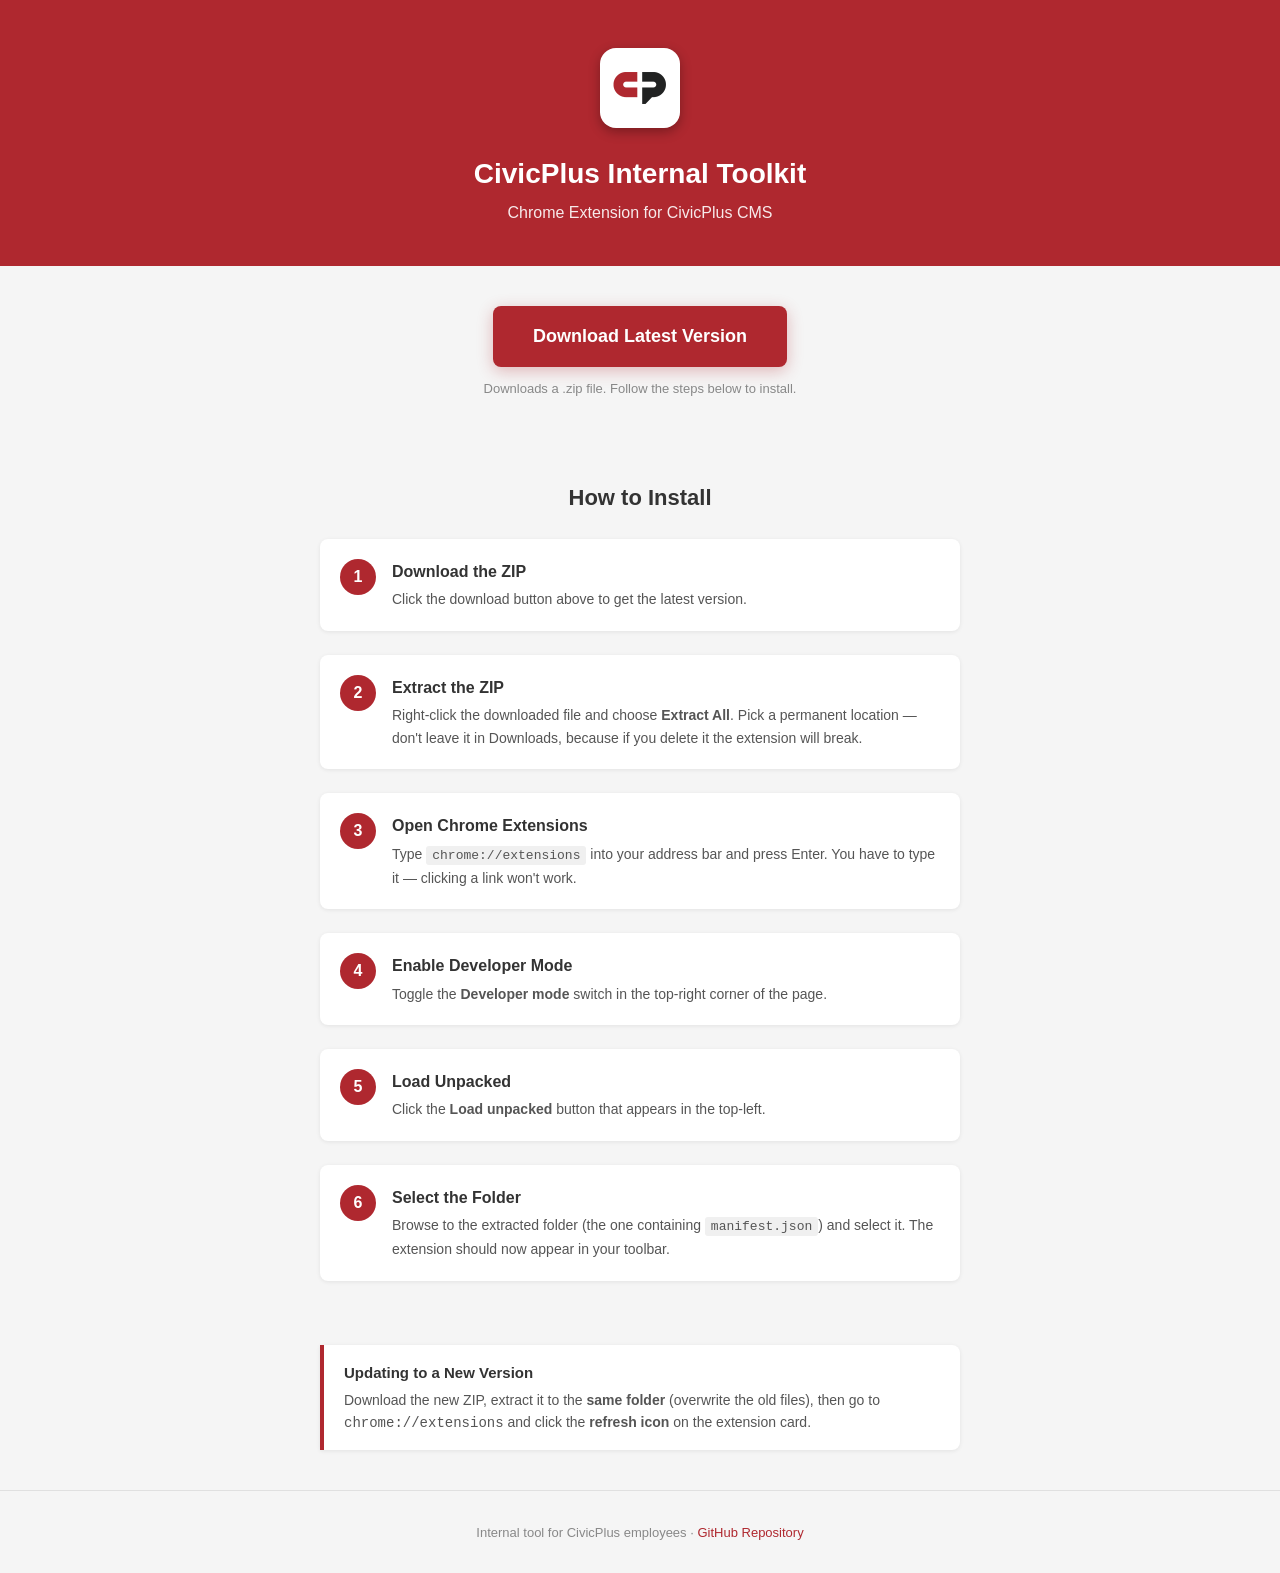
<file: docs/index.html>
<!DOCTYPE html>
<html lang="en">
<head>
  <meta charset="UTF-8">
  <meta name="viewport" content="width=device-width, initial-scale=1.0">
  <title>CivicPlus Internal Toolkit — Chrome Extension</title>
  <style>
    * { margin: 0; padding: 0; box-sizing: border-box; }
    body {
      font-family: -apple-system, BlinkMacSystemFont, 'Segoe UI', Roboto, Helvetica, Arial, sans-serif;
      color: #333;
      background: #f5f5f5;
      line-height: 1.6;
    }

    /* Header */
    .header {
      background: #af282f;
      color: #fff;
      text-align: center;
      padding: 48px 20px 40px;
    }
    .header img {
      width: 80px;
      height: 80px;
      border-radius: 16px;
      margin-bottom: 16px;
      box-shadow: 0 4px 12px rgba(0,0,0,0.3);
      background: #fff;
      padding: 8px;
    }
    .header h1 {
      font-size: 28px;
      font-weight: 700;
      margin-bottom: 4px;
    }
    .header p {
      font-size: 16px;
      opacity: 0.9;
    }
    .version-badge {
      display: inline-block;
      background: rgba(255,255,255,0.2);
      padding: 2px 12px;
      border-radius: 12px;
      font-size: 13px;
      margin-top: 8px;
    }

    /* Main content */
    .container {
      max-width: 720px;
      margin: 0 auto;
      padding: 0 20px;
    }

    /* Download section */
    .download-section {
      text-align: center;
      padding: 40px 20px;
    }
    .download-btn {
      display: inline-block;
      background: #af282f;
      color: #fff;
      text-decoration: none;
      font-size: 18px;
      font-weight: 600;
      padding: 16px 40px;
      border-radius: 8px;
      transition: background 0.2s;
      box-shadow: 0 4px 16px rgba(175,40,47,0.3);
    }
    .download-btn:hover {
      background: #c42f37;
    }
    .download-hint {
      margin-top: 12px;
      font-size: 13px;
      color: #888;
    }

    /* Steps */
    .steps-section {
      padding: 40px 20px;
    }
    .steps-section h2 {
      font-size: 22px;
      font-weight: 700;
      margin-bottom: 24px;
      text-align: center;
    }
    .step {
      display: flex;
      gap: 16px;
      margin-bottom: 24px;
      background: #fff;
      padding: 20px;
      border-radius: 8px;
      box-shadow: 0 1px 4px rgba(0,0,0,0.08);
    }
    .step-number {
      flex-shrink: 0;
      width: 36px;
      height: 36px;
      background: #af282f;
      color: #fff;
      border-radius: 50%;
      display: flex;
      align-items: center;
      justify-content: center;
      font-weight: 700;
      font-size: 16px;
    }
    .step-content h3 {
      font-size: 16px;
      font-weight: 600;
      margin-bottom: 4px;
    }
    .step-content p {
      font-size: 14px;
      color: #555;
    }
    .step-content code {
      background: #f0f0f0;
      padding: 2px 6px;
      border-radius: 3px;
      font-size: 13px;
    }

    /* Update note */
    .update-section {
      padding: 0 20px 40px;
    }
    .update-card {
      background: #fff;
      border-left: 4px solid #af282f;
      padding: 16px 20px;
      border-radius: 0 8px 8px 0;
      box-shadow: 0 1px 4px rgba(0,0,0,0.08);
    }
    .update-card h3 {
      font-size: 15px;
      font-weight: 600;
      margin-bottom: 4px;
    }
    .update-card p {
      font-size: 14px;
      color: #555;
    }

    /* Footer */
    .footer {
      text-align: center;
      padding: 32px 20px;
      font-size: 13px;
      color: #888;
      border-top: 1px solid #e0e0e0;
    }
    .footer a {
      color: #af282f;
      text-decoration: none;
    }
    .footer a:hover {
      text-decoration: underline;
    }
  </style>
</head>
<body>

  <div class="header">
    <img src="icon_128.png" alt="CivicPlus Toolkit Icon">
    <h1>CivicPlus Internal Toolkit</h1>
    <p>Chrome Extension for CivicPlus CMS</p>
    <span class="version-badge" id="version-badge">Loading version...</span>
  </div>

  <div class="container">

    <div class="download-section">
      <a class="download-btn" href="https://github.com/cp-vlasak/cptoolkit/releases/latest/download/mv3-toolkit.zip">
        Download Latest Version
      </a>
      <p class="download-hint">Downloads a .zip file. Follow the steps below to install.</p>
    </div>

    <div class="steps-section">
      <h2>How to Install</h2>

      <div class="step">
        <div class="step-number">1</div>
        <div class="step-content">
          <h3>Download the ZIP</h3>
          <p>Click the download button above to get the latest version.</p>
        </div>
      </div>

      <div class="step">
        <div class="step-number">2</div>
        <div class="step-content">
          <h3>Extract the ZIP</h3>
          <p>Right-click the downloaded file and choose <strong>Extract All</strong>. Pick a permanent location — don't leave it in Downloads, because if you delete it the extension will break.</p>
        </div>
      </div>

      <div class="step">
        <div class="step-number">3</div>
        <div class="step-content">
          <h3>Open Chrome Extensions</h3>
          <p>Type <code>chrome://extensions</code> into your address bar and press Enter. You have to type it — clicking a link won't work.</p>
        </div>
      </div>

      <div class="step">
        <div class="step-number">4</div>
        <div class="step-content">
          <h3>Enable Developer Mode</h3>
          <p>Toggle the <strong>Developer mode</strong> switch in the top-right corner of the page.</p>
        </div>
      </div>

      <div class="step">
        <div class="step-number">5</div>
        <div class="step-content">
          <h3>Load Unpacked</h3>
          <p>Click the <strong>Load unpacked</strong> button that appears in the top-left.</p>
        </div>
      </div>

      <div class="step">
        <div class="step-number">6</div>
        <div class="step-content">
          <h3>Select the Folder</h3>
          <p>Browse to the extracted folder (the one containing <code>manifest.json</code>) and select it. The extension should now appear in your toolbar.</p>
        </div>
      </div>
    </div>

    <div class="update-section">
      <div class="update-card">
        <h3>Updating to a New Version</h3>
        <p>Download the new ZIP, extract it to the <strong>same folder</strong> (overwrite the old files), then go to <code>chrome://extensions</code> and click the <strong>refresh icon</strong> on the extension card.</p>
      </div>
    </div>

  </div>

  <div class="footer">
    <p>Internal tool for CivicPlus employees &middot; <a href="https://github.com/cp-vlasak/cptoolkit">GitHub Repository</a></p>
  </div>

  <script>
    fetch('https://api.github.com/repos/cp-vlasak/cptoolkit/releases/latest')
      .then(function(r) { return r.json(); })
      .then(function(release) {
        if (release && release.tag_name) {
          document.getElementById('version-badge').textContent = release.tag_name;
        } else {
          document.getElementById('version-badge').style.display = 'none';
        }
      })
      .catch(function() {
        document.getElementById('version-badge').style.display = 'none';
      });
  </script>

</body>
</html>
</file>
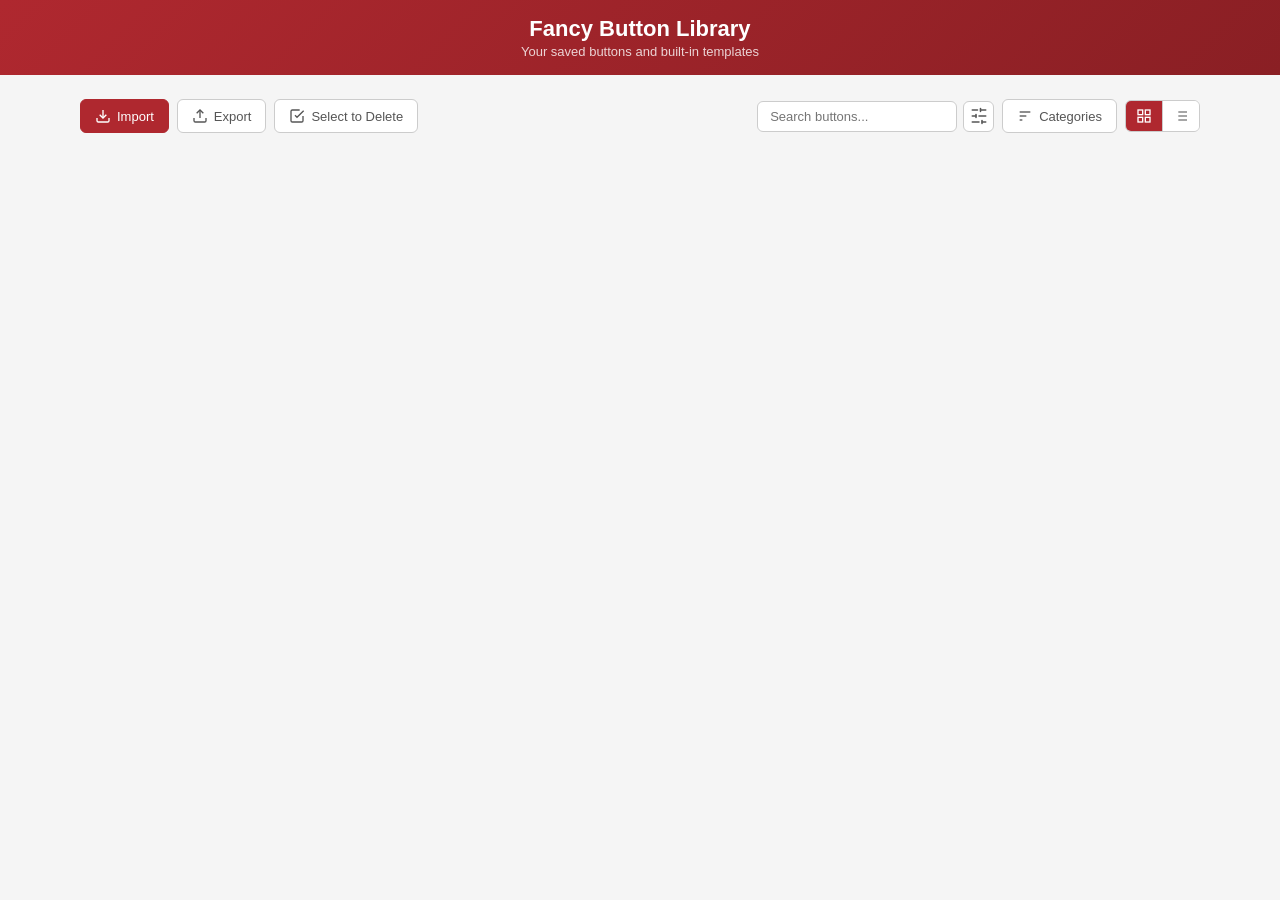
<file: mv3-extension/html/button-library.html>
<!DOCTYPE html>
<html>
<head>
  <meta charset="utf-8">
  <title>CivicPlus Internal Toolkit - Fancy Button Library</title>
  <link rel="stylesheet" type="text/css" href="../css/button-library.css" />
</head>
<body>
  <div id="top-banner">
    <div id="banner-content">
      <div id="banner-text">
        <h1>Fancy Button Library</h1>
        <p>Your saved buttons and built-in templates</p>
      </div>
    </div>
  </div>

  <div id="page-wrap">
    <div id="buttons-toolbar">
      <div id="toolbar-left">
        <button id="btn-import" class="toolbar-btn primary" title="Import button library from JSON file">
          <svg viewBox="0 0 24 24" fill="none" stroke="currentColor" stroke-width="2" width="16" height="16"><path d="M21 15v4a2 2 0 0 1-2 2H5a2 2 0 0 1-2-2v-4"></path><polyline points="7 10 12 15 17 10"></polyline><line x1="12" y1="15" x2="12" y2="3"></line></svg>
          Import
        </button>
        <button id="btn-export" class="toolbar-btn" title="Export saved buttons to JSON file">
          <svg viewBox="0 0 24 24" fill="none" stroke="currentColor" stroke-width="2" width="16" height="16"><path d="M21 15v4a2 2 0 0 1-2 2H5a2 2 0 0 1-2-2v-4"></path><polyline points="17 8 12 3 7 8"></polyline><line x1="12" y1="3" x2="12" y2="15"></line></svg>
          Export
        </button>
        <button id="btn-select" class="toolbar-btn" title="Pick several saved buttons and delete them at once">
          <svg viewBox="0 0 24 24" fill="none" stroke="currentColor" stroke-width="2" width="16" height="16"><polyline points="9 11 12 14 22 4"></polyline><path d="M21 12v7a2 2 0 0 1-2 2H5a2 2 0 0 1-2-2V5a2 2 0 0 1 2-2h11"></path></svg>
          Select to Delete
        </button>
      </div>
      <div id="toolbar-right">
        <div id="button-library-search-wrap">
          <input type="text" id="search-input" placeholder="Search buttons..." />
          <button id="btn-filter-buttons" class="toolbar-btn icon-only" title="Filter buttons">
            <svg viewBox="0 0 24 24" fill="none" stroke="currentColor" stroke-width="2" stroke-linecap="round" stroke-linejoin="round" width="18" height="18"><line x1="21" y1="4" x2="14" y2="4"></line><line x1="10" y1="4" x2="3" y2="4"></line><line x1="21" y1="12" x2="12" y2="12"></line><line x1="8" y1="12" x2="3" y2="12"></line><line x1="21" y1="20" x2="16" y2="20"></line><line x1="12" y1="20" x2="3" y2="20"></line><line x1="14" y1="2" x2="14" y2="6"></line><line x1="8" y1="10" x2="8" y2="14"></line><line x1="16" y1="18" x2="16" y2="22"></line></svg>
          </button>
          <div id="button-library-filter-popover"></div>
        </div>
        <button id="btn-group-category" class="toolbar-btn" title="Group by category">
          <svg viewBox="0 0 24 24" fill="none" stroke="currentColor" stroke-width="2" width="16" height="16"><line x1="4" y1="6" x2="20" y2="6"></line><line x1="4" y1="12" x2="14" y2="12"></line><line x1="4" y1="18" x2="8" y2="18"></line></svg>
          Categories
        </button>
        <div id="view-toggle" title="Switch view">
          <button class="view-btn active" data-view="grid">
            <svg viewBox="0 0 24 24" fill="none" stroke="currentColor" stroke-width="2" width="16" height="16"><rect x="3" y="3" width="7" height="7"></rect><rect x="14" y="3" width="7" height="7"></rect><rect x="3" y="14" width="7" height="7"></rect><rect x="14" y="14" width="7" height="7"></rect></svg>
          </button>
          <button class="view-btn" data-view="list">
            <svg viewBox="0 0 24 24" fill="none" stroke="currentColor" stroke-width="2" width="16" height="16"><line x1="8" y1="6" x2="21" y2="6"></line><line x1="8" y1="12" x2="21" y2="12"></line><line x1="8" y1="18" x2="21" y2="18"></line><line x1="3" y1="6" x2="3.01" y2="6"></line><line x1="3" y1="12" x2="3.01" y2="12"></line><line x1="3" y1="18" x2="3.01" y2="18"></line></svg>
          </button>
        </div>
      </div>
    </div>

    <div id="bulk-bar">
      <span id="bulk-count">0 selected</span>
      <button type="button" id="bulk-all" class="toolbar-btn" title="Select every saved button currently shown (respects search and filters)">Select all shown</button>
      <button type="button" id="bulk-clear" class="toolbar-btn">Clear</button>
      <button type="button" id="bulk-delete" class="toolbar-btn danger" disabled>Delete selected</button>
      <button type="button" id="bulk-done" class="toolbar-btn">Done</button>
    </div>

    <div id="buttons-empty" class="empty-state" style="display:none;">
      <svg viewBox="0 0 24 24" fill="none" stroke="currentColor" stroke-width="1.5" width="48" height="48">
        <rect x="3" y="3" width="18" height="18" rx="2" ry="2"></rect>
        <line x1="9" y1="9" x2="15" y2="9"></line>
      </svg>
      <h3>No Buttons Yet</h3>
      <p>Import buttons from the CMS Graphic Links page, or click "Import" to load a JSON file.</p>
    </div>
    <div id="buttons-grid"></div>
  </div>

  <!-- JSON View Modal -->
  <div id="json-modal-overlay" style="display:none;">
    <div id="json-modal">
      <div id="json-modal-header">
        <h3 id="json-modal-title">Button JSON</h3>
        <button id="json-modal-close">&times;</button>
      </div>
      <div id="json-modal-body">
        <textarea id="json-modal-code" readonly rows="16"></textarea>
      </div>
      <div id="json-modal-footer">
        <button id="json-modal-delete" class="modal-btn delete" style="display:none;">Delete</button>
        <div style="flex:1;"></div>
        <button id="json-modal-cancel" class="modal-btn secondary">Close</button>
        <button id="json-modal-download" class="modal-btn secondary">Download</button>
        <button id="json-modal-copy" class="modal-btn primary">Copy to Clipboard</button>
      </div>
    </div>
  </div>

  <script src="../js/shared/fancy-button-library.js"></script>
  <script src="../js/button-library-page.js"></script>
</body>
</html>
</file>
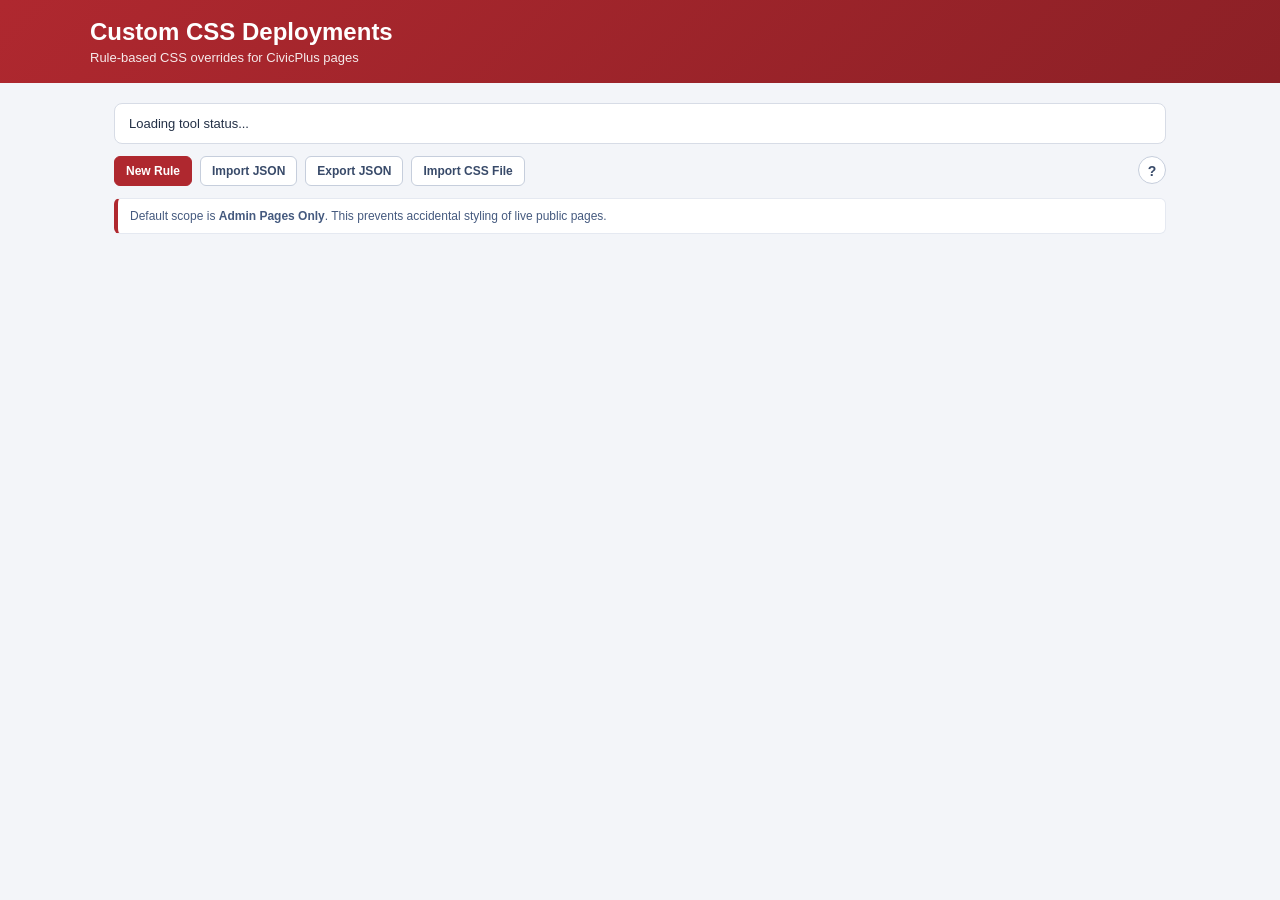
<file: mv3-extension/html/custom-css-deployments.html>
<!DOCTYPE html>
<html>
<head>
  <meta charset="utf-8">
  <title>CivicPlus Toolkit - Custom CSS Deployments</title>
  <link rel="stylesheet" type="text/css" href="../css/custom-css-deployments.css" />
</head>
<body>
  <header class="top-banner">
    <div class="banner-inner">
      <h1>Custom CSS Deployments</h1>
      <p>Rule-based CSS overrides for CivicPlus pages</p>
    </div>
  </header>

  <main class="page-wrap">
    <section class="status-panel" id="tool-status-panel">
      <div class="status-text" id="tool-status-text">Loading tool status...</div>
      <button type="button" class="status-action" id="enable-tool-btn" style="display: none;">Enable Tool</button>
    </section>

    <section class="toolbar">
      <button type="button" class="toolbar-btn primary" id="new-rule-btn">New Rule</button>
      <button type="button" class="toolbar-btn" id="import-json-btn">Import JSON</button>
      <button type="button" class="toolbar-btn" id="export-json-btn">Export JSON</button>
      <button type="button" class="toolbar-btn" id="import-css-btn">Import CSS File</button>
      <button type="button" class="toolbar-btn help" id="help-btn">?</button>
      <input type="file" id="import-json-file" accept=".json,application/json" hidden />
      <input type="file" id="import-css-file" accept=".css,text/css" hidden />
    </section>

    <section class="notice">
      Default scope is <strong>Admin Pages Only</strong>. This prevents accidental styling of live public pages.
    </section>

    <section id="rules-list" class="rules-list"></section>

    <section id="empty-state" class="empty-state" style="display: none;">
      <h2>No Deployment Rules Yet</h2>
      <p>Create your first rule to deploy custom CSS to specific CMS pages.</p>
    </section>
  </main>

  <div class="toast" id="toast" style="display: none;"></div>

  <div class="modal-overlay" id="rule-modal-overlay" style="display: none;">
    <div class="modal">
      <div class="modal-header">
        <h3 id="rule-modal-title">New Deployment Rule</h3>
        <button type="button" class="modal-close" id="rule-modal-close" aria-label="Close">&times;</button>
      </div>

      <div class="modal-body">
        <div class="form-row">
          <label for="rule-name">Rule Name</label>
          <input type="text" id="rule-name" placeholder="Theme Manager polish" />
        </div>

        <div class="form-row inline">
          <label class="checkbox-row">
            <input type="checkbox" id="rule-enabled" checked />
            <span>Rule is enabled</span>
          </label>
        </div>

        <div class="form-grid">
          <div class="form-row">
            <label for="rule-scope">Scope</label>
            <select id="rule-scope">
              <option value="admin-only">Admin Pages Only (Recommended)</option>
              <option value="all-pages">Any Page on This Site</option>
            </select>
          </div>

          <div class="form-row">
            <label for="rule-match-type">Page Match Type</label>
            <select id="rule-match-type">
              <option value="path-prefix">Path Starts With</option>
              <option value="path-exact">Exact Path</option>
              <option value="path-contains">Path Contains</option>
              <option value="url-contains">URL Contains</option>
              <option value="regex-path">Regex on Path</option>
            </select>
          </div>
        </div>

        <div class="form-row">
          <label for="rule-match-value">Match Value</label>
          <input type="text" id="rule-match-value" placeholder="/Admin/DesignCenter/Themes" />
          <p class="hint" id="rule-match-hint">Example: <code>/Admin/DesignCenter/Themes</code></p>
        </div>

        <div class="form-row">
          <label for="rule-css">CSS</label>
          <textarea id="rule-css" rows="14" placeholder=".cpPopOver { border-radius: 10px; }"></textarea>
          <div class="textarea-actions">
            <button type="button" class="toolbar-btn small" id="modal-import-css-btn">Load CSS File</button>
            <input type="file" id="modal-import-css-file" accept=".css,text/css" hidden />
          </div>
        </div>
      </div>

      <div class="modal-footer">
        <button type="button" class="toolbar-btn danger" id="rule-delete-btn" style="display: none;">Delete</button>
        <div class="spacer"></div>
        <button type="button" class="toolbar-btn" id="rule-cancel-btn">Cancel</button>
        <button type="button" class="toolbar-btn primary" id="rule-save-btn">Save Rule</button>
      </div>
    </div>
  </div>

  <div class="modal-overlay" id="help-modal-overlay" style="display: none;">
    <div class="modal help-modal">
      <div class="modal-header">
        <h3>How to Use Custom CSS Deployments</h3>
        <button type="button" class="modal-close" id="help-modal-close" aria-label="Close">&times;</button>
      </div>

      <div class="modal-body">
        <div class="help-section">
          <h4>What is this?</h4>
          <p>Custom CSS Deployments lets you create reusable CSS rules that automatically inject into CivicPlus CMS pages when they load. Use it to tweak admin UI styling, fix layout quirks, or apply consistent visual overrides across pages.</p>
        </div>

        <div class="help-section">
          <h4>Creating a Rule</h4>
          <ol>
            <li>Click <strong>New Rule</strong> and give it a descriptive name.</li>
            <li>Choose a <strong>Scope</strong>:
              <ul>
                <li><strong>Admin Pages Only</strong> (recommended) &mdash; only applies on <code>/Admin/</code> paths. Prevents accidental changes to public-facing pages.</li>
                <li><strong>Any Page on This Site</strong> &mdash; applies everywhere on the domain, including the live site front.</li>
              </ul>
            </li>
            <li>Pick a <strong>Page Match Type</strong> and enter a <strong>Match Value</strong> to target specific pages.</li>
            <li>Write your CSS in the editor (or click <strong>Load CSS File</strong> to import a <code>.css</code> file).</li>
            <li>Click <strong>Save Rule</strong>.</li>
          </ol>
        </div>

        <div class="help-section">
          <h4>Page Match Types</h4>
          <table class="help-table">
            <thead>
              <tr><th>Type</th><th>Behavior</th><th>Example</th></tr>
            </thead>
            <tbody>
              <tr>
                <td>Path Starts With</td>
                <td>Matches if the URL path begins with the value</td>
                <td><code>/Admin/DesignCenter/Themes</code></td>
              </tr>
              <tr>
                <td>Exact Path</td>
                <td>Matches only if the path is exactly the value</td>
                <td><code>/Admin/DesignCenter/Layouts</code></td>
              </tr>
              <tr>
                <td>Path Contains</td>
                <td>Matches if the path includes the value anywhere</td>
                <td><code>/DesignCenter/</code></td>
              </tr>
              <tr>
                <td>URL Contains</td>
                <td>Matches against the full URL (including query string)</td>
                <td><code>themeID=1</code></td>
              </tr>
              <tr>
                <td>Regex on Path</td>
                <td>Matches the path against a regular expression</td>
                <td><code>^/Admin/DesignCenter/(Themes|Layouts)</code></td>
              </tr>
            </tbody>
          </table>
        </div>

        <div class="help-section">
          <h4>Managing Rules</h4>
          <ul>
            <li><strong>Enable/Disable</strong> &mdash; toggle a rule without deleting it. Disabled rules are saved but won't inject CSS.</li>
            <li><strong>Duplicate</strong> &mdash; create a copy of an existing rule to use as a starting point.</li>
            <li><strong>Export/Import JSON</strong> &mdash; share rules with teammates or back them up. You can export individual rules or all rules at once.</li>
            <li><strong>Import CSS File</strong> &mdash; quickly create a new rule from a <code>.css</code> file. You'll be prompted to set the page match before saving.</li>
          </ul>
        </div>

        <div class="help-section">
          <h4>Tips</h4>
          <ul>
            <li>Rules are stored locally in your browser. They are <strong>not</strong> synced to other machines unless you export and import the JSON.</li>
            <li>Multiple rules can match the same page &mdash; all matching CSS is injected in rule-list order.</li>
            <li>If the tool is disabled in the popup toggle, no rules will deploy until it is re-enabled.</li>
            <li>CSS is injected as a <code>&lt;style&gt;</code> tag into the page, so standard CSS specificity applies. Use more specific selectors or <code>!important</code> if your styles aren't taking effect.</li>
          </ul>
        </div>
      </div>

      <div class="modal-footer">
        <div class="spacer"></div>
        <button type="button" class="toolbar-btn primary" id="help-modal-ok-btn">Got It</button>
      </div>
    </div>
  </div>

  <script src="../js/custom-css-deployments-page.js"></script>
</body>
</html>
</file>
<file: mv3-extension/css/button-library.css>
/* Fancy Button Library Page */
* {
  margin: 0;
  padding: 0;
  box-sizing: border-box;
}

body {
  font-family: -apple-system, BlinkMacSystemFont, 'Segoe UI', Roboto, 'Helvetica Neue', Arial, sans-serif;
  background: #f5f5f5;
  color: #333;
  -webkit-font-smoothing: antialiased;
}

/* ==================== BANNER ==================== */
#top-banner {
  background: linear-gradient(135deg, #af282f 0%, #8a1f24 100%);
  padding: 1em;
  display: flex;
  text-align: center;
}

#banner-content {
  max-width: 1200px;
  margin: 0 auto;
  display: flex;
  align-items: center;
  gap: 20px;
}

#banner-logo {
  height: 36px;
  width: auto;
}

#banner-text h1 {
  color: #fff;
  font-size: 22px;
  font-weight: 600;
}

#banner-text p {
  color: rgba(255, 255, 255, 0.8);
  font-size: 13px;
  margin-top: 2px;
}

/* ==================== LAYOUT ==================== */
#page-wrap {
  max-width: 1200px;
  margin: 0 auto;
  padding: 24px 40px 60px;
}

/* ==================== TOOLBAR ==================== */
#buttons-toolbar {
  display: flex;
  align-items: center;
  justify-content: space-between;
  margin-bottom: 20px;
  gap: 12px;
}

#toolbar-left, #toolbar-right {
  display: flex;
  align-items: center;
  gap: 8px;
}

.toolbar-btn {
  display: flex;
  align-items: center;
  gap: 6px;
  padding: 8px 14px;
  border: 1px solid #ccc;
  border-radius: 6px;
  background: #fff;
  font-size: 13px;
  font-weight: 500;
  color: #555;
  cursor: pointer;
  transition: background 0.15s, border-color 0.15s, color 0.15s;
}

.toolbar-btn:hover {
  background: #f5f5f5;
  border-color: #aaa;
}

.toolbar-btn.active {
  background: #fdf2f2;
  border-color: #af282f;
  color: #af282f;
}

.toolbar-btn.primary {
  background: #af282f;
  border-color: #af282f;
  color: #fff;
}

.toolbar-btn.primary:hover {
  background: #c42f37;
  border-color: #c42f37;
}

.toolbar-btn svg {
  flex-shrink: 0;
}

#button-library-search-wrap {
  position: relative;
  display: flex;
  align-items: center;
  gap: 6px;
}

.toolbar-btn.icon-only {
  width: 34px;
  height: 34px;
  padding: 0;
  justify-content: center;
}

#btn-filter-buttons.icon-only {
  width: 31px;
  height: 31px;
}

#search-input {
  padding: 7px 12px;
  border: 1px solid #ccc;
  border-radius: 6px;
  font-size: 13px;
  width: 200px;
  outline: none;
  transition: border-color 0.15s;
}

#search-input:focus {
  border-color: #af282f;
}

#button-library-filter-popover {
  position: absolute;
  top: calc(100% + 8px);
  right: 0;
  width: 260px;
  padding: 12px;
  background: #fff;
  border: 1px solid #ddd;
  border-radius: 8px;
  box-shadow: 0 10px 28px rgba(0, 0, 0, 0.14);
  z-index: 20;
  display: none;
}

#button-library-filter-popover.open {
  display: block;
}

.filter-popover-row {
  display: flex;
  flex-direction: column;
  gap: 4px;
  margin-bottom: 10px;
}

.filter-popover-row label,
.filter-popover-check {
  font-size: 12px;
  font-weight: 600;
  color: #555;
}

.filter-popover-row select,
#button-details-modal select,
#button-details-modal input {
  width: 100%;
  border: 1px solid #ccc;
  border-radius: 6px;
  padding: 8px 10px;
  font-size: 13px;
  background: #fff;
}

.filter-popover-check {
  display: flex;
  align-items: center;
  gap: 8px;
  margin: 4px 0 12px;
}

.filter-popover-check input[type="checkbox"] {
  flex: 0 0 auto;
  width: 16px;
  height: 16px;
  min-width: 16px;
  margin: 0;
  accent-color: #af282f;
}

.filter-popover-actions {
  display: flex;
  justify-content: flex-end;
}

.filter-popover-actions button {
  border: 1px solid #ddd;
  border-radius: 6px;
  background: #f7f7f7;
  padding: 6px 10px;
  color: #555;
  font-size: 12px;
  cursor: pointer;
}

/* View toggle */
#view-toggle {
  display: flex;
  border: 1px solid #ccc;
  border-radius: 6px;
  overflow: hidden;
}

.view-btn {
  padding: 7px 10px;
  border: none;
  background: #fff;
  cursor: pointer;
  color: #888;
  display: flex;
  align-items: center;
  transition: background 0.15s, color 0.15s;
}

.view-btn:first-child {
  border-right: 1px solid #ccc;
}

.view-btn:hover {
  background: #f5f5f5;
  color: #555;
}

.view-btn.active {
  background: #af282f;
  color: #fff;
}

/* ==================== EMPTY STATE ==================== */
.empty-state {
  text-align: center;
  padding: 80px 20px;
  color: #888;
}

.empty-state svg {
  color: #ccc;
  margin-bottom: 16px;
}

.empty-state h3 {
  font-size: 18px;
  font-weight: 600;
  color: #666;
  margin-bottom: 8px;
}

.empty-state p {
  font-size: 14px;
  max-width: 400px;
  margin: 0 auto;
  line-height: 1.5;
}

/* ==================== SECTION HEADERS ==================== */
.section-header {
  display: flex;
  align-items: center;
  gap: 10px;
  margin-bottom: 16px;
  padding-bottom: 8px;
  border-bottom: 1px solid #e0e0e0;
}

.section-header.collapsible {
  width: 100%;
  padding: 10px 12px;
  margin-bottom: 12px;
  border: 1px solid #e0e0e0;
  border-radius: 8px;
  background: #fff;
  cursor: pointer;
  text-align: left;
}

.section-header.collapsible:hover {
  border-color: #cfcfcf;
  background: #fafafa;
}

.section-chevron::before {
  content: "v";
  display: inline-block;
  color: #777;
  font-size: 12px;
  transition: transform 0.15s;
}

.section-group.is-collapsed .section-chevron::before {
  transform: rotate(-90deg);
}

.section-group.is-collapsed .section-cards {
  display: none !important;
}

.section-header h2 {
  font-size: 16px;
  font-weight: 600;
  color: #333;
  margin: 0;
}

.section-count {
  background: #af282f;
  color: #fff;
  font-size: 11px;
  font-weight: 600;
  padding: 2px 8px;
  border-radius: 12px;
}

.section-group {
  margin-bottom: 32px;
}

/* ==================== BUTTON CARD ==================== */
.cp-template-card {
  background: #fff;
  border: 1px solid #e0e0e0;
  border-radius: 8px;
  overflow: hidden;
  transition: border-color 0.2s, box-shadow 0.2s;
  position: relative;
  display: flex;
  flex-direction: column;
  width: 400px;
}

.cp-template-card:hover {
  border-color: #ccc;
  box-shadow: 0 2px 8px rgba(0, 0, 0, 0.06);
}

.cp-template-card-preview {
  padding: 40px 10px 20px 10px;
  width: 400px !important;
  height: 100%;
  min-height: 220px;
  display: flex;
  align-items: center;
  justify-content: center;
  background: #fafafa;
  border-bottom: 1px solid #eee;
  pointer-events: none;
  position: relative;
  overflow: hidden;
}

.cp-template-card-preview [class^="cpPrev"] {
  width: 100%;
}

.cp-template-card-preview.cp-preview-dark {
  background: #2a2a2a;
}

.cp-template-card-darkbg,
.cp-template-card-edit {
  position: absolute;
  top: 4px;
  background: none;
  border: none;
  color: #ccc;
  font-size: 14px;
  cursor: pointer;
  padding: 2px 6px;
  border-radius: 3px;
  pointer-events: auto;
  z-index: 1;
}

.cp-template-card-darkbg {
  right: 4px;
}

.cp-template-card-edit {
  right: 28px;
}

.cp-template-card-darkbg:hover,
.cp-template-card-edit:hover {
  color: #333;
  background: rgba(0,0,0,0.08);
}

.cp-template-card-darkbg.active {
  color: #fff;
  background: rgba(0,0,0,0.5);
}

.cp-template-card-edit.active {
  color: #af282f;
  background: rgba(175,40,47,0.1);
}

.cp-template-card-preview.cp-editing {
  pointer-events: auto;
}

.cp-template-card-preview.cp-editing .cpText {
  pointer-events: auto;
  cursor: text;
  outline: 2px dashed #af282f;
  outline-offset: 2px;
  min-height: 1em;
}

.cp-template-card-info {
  padding: 12px 16px;
  display: flex;
  align-items: flex-start;
  justify-content: space-between;
  gap: 12px;
}

.cp-template-card-meta {
  display: flex;
  flex-direction: column;
  gap: 7px;
  flex: 1;
  min-width: 0;
}

.cp-template-card-meta-top {
  display: flex;
  align-items: center;
  gap: 8px;
  min-width: 0;
}

.cp-template-card-name {
  font-size: 13px;
  font-weight: 500;
  color: #333;
  flex: 1;
  min-width: 0;
  overflow: hidden;
  text-overflow: ellipsis;
  white-space: nowrap;
}

.cp-template-card-pills {
  display: flex;
  align-items: center;
  gap: 6px;
  flex-wrap: wrap;
}

.cp-template-card-pill {
  max-width: 180px;
  overflow: hidden;
  text-overflow: ellipsis;
  white-space: nowrap;
  color: #555;
  background: #f0f0f0;
  border-radius: 999px;
  padding: 2px 7px;
  font-size: 11px;
  line-height: 1.4;
}

.cp-template-card-pill.source {
  color: #246047;
  background: #e8f5ee;
}

.cp-template-card-actions {
  display: flex;
  align-items: center;
  gap: 2px;
  flex-shrink: 0;
  margin-left: 8px;
}

.cp-template-card-actions button {
  background: none;
  border: none;
  padding: 4px 8px;
  cursor: pointer;
  color: #888;
  font-size: 12px;
  border-radius: 4px;
  transition: background 0.15s, color 0.15s;
}

.cp-template-card-actions button:hover {
  background: #f0f0f0;
  color: #333;
}

.cp-template-card-actions .btn-delete:hover {
  background: #fff0f0;
  color: #c62828;
}

/* ==================== GRID VIEW ==================== */
#buttons-grid.view-grid {
  display: grid;
  grid-template-columns: repeat(3, 1fr);
  gap: 16px;
}

#buttons-grid.view-grid > .section-group {
  grid-column: 1 / -1;
}

#buttons-grid.view-grid .section-cards {
  display: grid;
  grid-template-columns: repeat(3, 1fr);
  gap: 16px;
}

/* ==================== LIST VIEW ==================== */
#buttons-grid.view-list .cp-template-card {
  flex-direction: row;
  margin-bottom: 8px;
  width: 100%;
}

#buttons-grid.view-list .cp-template-card-preview {
  width: 200px;
  min-width: 200px;
  border-bottom: none;
  border-right: 1px solid #eee;
}

#buttons-grid.view-list .cp-template-card-info {
  flex: 1;
}

#buttons-grid.view-list .section-group {
  margin-bottom: 24px;
}

/* ==================== JSON MODAL ==================== */
#json-modal-overlay,
#button-details-modal-overlay {
  position: fixed;
  top: 0; left: 0; right: 0; bottom: 0;
  z-index: 10000;
  background: rgba(0, 0, 0, 0.5);
  display: flex;
  align-items: center;
  justify-content: center;
}

#json-modal {
  background: #fff;
  border-radius: 8px;
  width: 620px;
  max-width: 90vw;
  max-height: 90vh;
  display: flex;
  flex-direction: column;
  box-shadow: 0 10px 40px rgba(0, 0, 0, 0.3);
}

#button-details-modal {
  background: #fff;
  border-radius: 8px;
  width: 420px;
  max-width: 90vw;
  box-shadow: 0 10px 40px rgba(0, 0, 0, 0.3);
}

#json-modal-header,
#button-details-modal-header {
  padding: 16px 20px;
  border-bottom: 1px solid #e0e0e0;
  display: flex;
  align-items: center;
  justify-content: space-between;
}

#json-modal-header h3,
#button-details-modal-header h3 {
  margin: 0;
  font-size: 18px;
  font-weight: 600;
  color: #333;
}

#json-modal-close,
#button-details-close {
  background: none;
  border: none;
  font-size: 24px;
  cursor: pointer;
  color: #666;
  padding: 0 4px;
  line-height: 1;
}

#json-modal-close:hover,
#button-details-close:hover { color: #333; }

#json-modal-body {
  padding: 20px;
  overflow-y: auto;
  flex: 1;
}

#button-details-modal-body {
  padding: 20px;
  display: flex;
  flex-direction: column;
  gap: 8px;
}

#button-details-modal-body label {
  font-size: 13px;
  font-weight: 600;
  color: #333;
}

#button-details-custom-category {
  display: none;
  margin-bottom: 8px;
}

#json-modal-code {
  width: 100%;
  border: 1px solid #ccc;
  border-radius: 4px;
  padding: 12px;
  font-family: 'SF Mono', 'Fira Code', Consolas, monospace;
  font-size: 12px;
  resize: vertical;
  box-sizing: border-box;
}

#json-modal-code:focus {
  border-color: #af282f;
  outline: none;
}

#json-modal-footer,
#button-details-modal-footer {
  padding: 16px 20px;
  border-top: 1px solid #e0e0e0;
  display: flex;
  align-items: center;
  gap: 8px;
}

#button-details-modal-footer {
  justify-content: flex-end;
}

.modal-btn {
  padding: 10px 20px;
  border: none;
  border-radius: 4px;
  font-size: 14px;
  font-weight: 500;
  cursor: pointer;
}

.modal-btn.primary {
  background: #af282f;
  color: #fff;
}

.modal-btn.primary:hover { background: #c42f37; }

.modal-btn.secondary {
  background: #e0e0e0;
  color: #333;
}

.modal-btn.secondary:hover { background: #d0d0d0; }

.modal-btn.delete {
  background: none;
  color: #c62828;
  border: 1px solid #e0b0b0;
}

.modal-btn.delete:hover {
  background: #fff5f5;
  border-color: #c62828;
}

/* ==================== RESPONSIVE ==================== */
@media (max-width: 900px) {
  #buttons-grid.view-grid {
    grid-template-columns: repeat(2, 1fr);
  }
  #buttons-grid.view-grid .section-cards {
    grid-template-columns: repeat(2, 1fr);
  }
}

@media (max-width: 768px) {
  #top-banner { padding: 24px 20px; }
  #page-wrap { padding: 16px 20px 40px; }
  #banner-text h1 { font-size: 18px; }

  #buttons-grid.view-grid {
    grid-template-columns: 1fr;
  }
  #buttons-grid.view-grid .section-cards {
    grid-template-columns: 1fr;
  }

  #buttons-toolbar {
    flex-wrap: wrap;
    align-items: stretch;
  }

  #toolbar-left,
  #toolbar-right,
  #button-library-search-wrap {
    width: 100%;
    flex-wrap: wrap;
  }

  #search-input {
    width: 100%;
    flex: 1;
  }

  #button-library-filter-popover {
    left: 0;
    right: auto;
    width: min(280px, 100vw - 40px);
  }

  #buttons-grid.view-list .cp-template-card {
    flex-direction: column;
  }
  #buttons-grid.view-list .cp-template-card-preview {
    width: auto;
    min-width: auto;
    border-right: none;
    border-bottom: 1px solid #eee;
  }
}

/* ==================== BULK DELETE ("Select to Delete") ==================== */
#bulk-bar {
  display: none;
  align-items: center;
  flex-wrap: wrap;
  gap: 8px;
  margin: 0 0 16px;
  padding: 10px 14px;
  background: #fbeaea;
  border: 1px solid #e3b4b6;
  border-radius: 6px;
  font-size: 13px;
  color: #333;
}

#bulk-bar.active {
  display: flex;
}

#bulk-count {
  font-weight: 600;
  margin-right: auto;
}

.toolbar-btn.danger {
  background: #af282f;
  border-color: #af282f;
  color: #fff;
}

.toolbar-btn.danger:hover:not(:disabled) {
  background: #8f2026;
  border-color: #8f2026;
}

.toolbar-btn:disabled {
  opacity: 0.5;
  cursor: not-allowed;
}

.bulk-check {
  position: absolute;
  top: 10px;
  left: 10px;
  width: 20px;
  height: 20px;
  margin: 0;
  cursor: pointer;
  accent-color: #af282f;
  z-index: 3;
}

#buttons-grid.bulk-mode .cp-template-card-darkbg,
#buttons-grid.bulk-mode .cp-template-card-edit,
#buttons-grid.bulk-mode .cp-template-card-actions {
  display: none;
}

#buttons-grid.bulk-mode .cp-template-card {
  cursor: pointer;
}

#buttons-grid.bulk-mode .cp-template-card.bulk-locked {
  opacity: 0.45;
  cursor: not-allowed;
}

#buttons-grid.bulk-mode .cp-template-card.bulk-picked {
  border-color: #af282f;
  box-shadow: 0 0 0 2px rgba(175, 40, 47, 0.35);
}
</file>
<file: mv3-extension/css/custom-css-deployments.css>
* {
  box-sizing: border-box;
}

body {
  margin: 0;
  font-family: -apple-system, BlinkMacSystemFont, "Segoe UI", Roboto, "Helvetica Neue", Arial, sans-serif;
  color: #233046;
  background: #f3f5f9;
}

.top-banner {
  background: linear-gradient(135deg, #af282f, #8c2026);
  color: #fff;
  padding: 18px 24px;
}

.banner-inner {
  max-width: 1100px;
  margin: 0 auto;
}

.banner-inner h1 {
  margin: 0;
  font-size: 24px;
  font-weight: 600;
}

.banner-inner p {
  margin: 4px 0 0;
  font-size: 13px;
  opacity: 0.9;
}

.page-wrap {
  max-width: 1100px;
  margin: 0 auto;
  padding: 20px 24px 36px;
}

.status-panel {
  display: flex;
  gap: 10px;
  align-items: center;
  justify-content: space-between;
  background: #fff;
  border: 1px solid #d7dce6;
  border-radius: 8px;
  padding: 12px 14px;
  margin-bottom: 12px;
}

.status-text {
  font-size: 13px;
}

.status-action {
  border: 1px solid #af282f;
  background: #fff;
  color: #af282f;
  border-radius: 6px;
  padding: 7px 10px;
  font-size: 12px;
  font-weight: 600;
  line-height: 1;
  cursor: pointer;
}

.status-action:hover {
  background: #af282f;
  color: #fff;
}

.toolbar {
  display: flex;
  gap: 8px;
  flex-wrap: wrap;
  margin-bottom: 12px;
}

.toolbar-btn {
  border: 1px solid #c6cedc;
  background: #fff;
  color: #384a69;
  border-radius: 6px;
  padding: 8px 11px;
  font-size: 12px;
  font-weight: 600;
  line-height: 1;
  cursor: pointer;
}

.toolbar-btn:hover {
  background: #eef2f9;
}

.toolbar-btn.primary {
  border-color: #af282f;
  background: #af282f;
  color: #fff;
}

.toolbar-btn.primary:hover {
  background: #8f2026;
  border-color: #8f2026;
}

.toolbar-btn.danger {
  border-color: #af282f;
  color: #af282f;
}

.toolbar-btn.danger:hover {
  border-color: #8f2026;
  color: #8f2026;
  background: #fff3f3;
}

.toolbar-btn.small {
  padding: 6px 9px;
  font-size: 11px;
}

.notice {
  background: #fff;
  border: 1px solid #e5e9f1;
  border-left: 4px solid #af282f;
  border-radius: 6px;
  padding: 10px 12px;
  font-size: 12px;
  margin-bottom: 14px;
  color: #455a7f;
}

.rules-list {
  display: grid;
  gap: 10px;
}

.rule-card {
  background: #fff;
  border: 1px solid #d7dce6;
  border-radius: 8px;
  overflow: hidden;
}

.rule-head {
  display: flex;
  align-items: center;
  gap: 8px;
  padding: 12px 14px;
  border-bottom: 1px solid #edf0f6;
}

.rule-name {
  margin: 0;
  font-size: 15px;
  font-weight: 600;
  color: #1f2e49;
}

.rule-pill {
  font-size: 10px;
  font-weight: 700;
  text-transform: uppercase;
  line-height: 1;
  border-radius: 999px;
  padding: 4px 7px;
  border: 1px solid transparent;
}

.rule-pill.on {
  color: #0f7a3b;
  background: #e8f7ef;
  border-color: #b8e3c7;
}

.rule-pill.off {
  color: #8b3640;
  background: #fdebee;
  border-color: #f2c3cb;
}

.rule-pill.scope {
  color: #234f7f;
  background: #eaf4ff;
  border-color: #c7def7;
}

.rule-pill.match {
  color: #624584;
  background: #f3ecff;
  border-color: #dcccf7;
}

.rule-body {
  padding: 12px 14px;
}

.rule-target {
  margin: 0 0 8px;
  font-size: 12px;
  color: #4d5f81;
}

.rule-css-preview {
  margin: 0;
  background: #172032;
  color: #d3dbec;
  border-radius: 6px;
  padding: 10px;
  font-size: 12px;
  line-height: 1.4;
  max-height: 180px;
  overflow: auto;
  white-space: pre-wrap;
}

.rule-actions {
  display: flex;
  gap: 6px;
  margin-top: 10px;
}

.rule-actions .toolbar-btn {
  padding: 7px 9px;
  font-size: 11px;
}

.empty-state {
  text-align: center;
  background: #fff;
  border: 1px dashed #c9d1e0;
  border-radius: 10px;
  padding: 36px 14px;
}

.empty-state h2 {
  margin: 0;
  font-size: 20px;
}

.empty-state p {
  margin: 8px 0 0;
  color: #5f6f8f;
  font-size: 14px;
}

.toast {
  position: fixed;
  right: 16px;
  bottom: 16px;
  z-index: 10010;
  background: #22324d;
  color: #fff;
  padding: 10px 12px;
  border-radius: 6px;
  font-size: 12px;
  line-height: 1.3;
  box-shadow: 0 8px 22px rgba(0, 0, 0, 0.25);
}

.modal-overlay {
  position: fixed;
  inset: 0;
  background: rgba(13, 18, 30, 0.5);
  z-index: 10000;
  display: flex;
  align-items: center;
  justify-content: center;
  padding: 16px;
}

.modal {
  width: min(900px, 100%);
  max-height: calc(100vh - 32px);
  display: flex;
  flex-direction: column;
  background: #fff;
  border-radius: 10px;
  border: 1px solid #d8deea;
  box-shadow: 0 20px 40px rgba(0, 0, 0, 0.22);
}

.modal-header {
  display: flex;
  align-items: center;
  justify-content: space-between;
  padding: 14px 16px;
  border-bottom: 1px solid #edf0f6;
}

.modal-header h3 {
  margin: 0;
  font-size: 18px;
}

.modal-close {
  border: none;
  background: transparent;
  color: #5e6f8d;
  font-size: 28px;
  line-height: 1;
  cursor: pointer;
  padding: 0 4px;
}

.modal-body {
  padding: 14px 16px;
  overflow: auto;
}

.form-row {
  margin-bottom: 12px;
}

.form-row label {
  display: block;
  margin-bottom: 5px;
  font-size: 12px;
  font-weight: 600;
  color: #304261;
}

.form-row input[type="text"],
.form-row select,
.form-row textarea {
  width: 100%;
  border: 1px solid #c7cfde;
  border-radius: 6px;
  padding: 8px 10px;
  font-size: 13px;
  color: #1f2d46;
  background: #fff;
}

.form-row textarea {
  font-family: Consolas, "SF Mono", "Fira Code", monospace;
  resize: vertical;
  min-height: 220px;
}

.form-row input[type="text"]:focus,
.form-row select:focus,
.form-row textarea:focus {
  outline: 2px solid #af282f;
  outline-offset: 1px;
  border-color: #af282f;
}

.form-row.inline {
  margin-bottom: 10px;
}

.checkbox-row {
  display: inline-flex;
  align-items: center;
  gap: 8px;
  font-size: 13px;
  font-weight: 500;
}

.checkbox-row input {
  width: 16px;
  height: 16px;
  accent-color: #af282f;
}

.form-grid {
  display: grid;
  grid-template-columns: 1fr 1fr;
  gap: 10px;
}

.hint {
  margin: 6px 0 0;
  color: #5f6f8f;
  font-size: 12px;
}

.hint code {
  background: #f0f3f8;
  border: 1px solid #dde3ee;
  border-radius: 4px;
  padding: 1px 4px;
  font-size: 11px;
  color: #354563;
}

.textarea-actions {
  display: flex;
  justify-content: flex-end;
  margin-top: 8px;
}

.modal-footer {
  display: flex;
  align-items: center;
  gap: 8px;
  padding: 12px 16px;
  border-top: 1px solid #edf0f6;
}

.spacer {
  flex: 1;
}

.toolbar-btn.help {
  width: 28px;
  height: 28px;
  padding: 0;
  border-radius: 50%;
  font-size: 14px;
  font-weight: 700;
  line-height: 28px;
  text-align: center;
  margin-left: auto;
}

.help-modal {
  width: min(680px, 100%);
}

.help-section {
  margin-bottom: 18px;
}

.help-section:last-child {
  margin-bottom: 0;
}

.help-section h4 {
  margin: 0 0 6px;
  font-size: 15px;
  font-weight: 600;
  color: #1f2e49;
}

.help-section p,
.help-section li {
  font-size: 13px;
  line-height: 1.5;
  color: #3b4d6b;
}

.help-section ul,
.help-section ol {
  margin: 4px 0 0;
  padding-left: 20px;
}

.help-section li {
  margin-bottom: 4px;
}

.help-section li ul {
  margin-top: 4px;
}

.help-section code {
  background: #f0f3f8;
  border: 1px solid #dde3ee;
  border-radius: 4px;
  padding: 1px 4px;
  font-size: 11px;
  color: #354563;
}

.help-table {
  width: 100%;
  border-collapse: collapse;
  font-size: 12px;
  margin-top: 6px;
}

.help-table th,
.help-table td {
  text-align: left;
  padding: 7px 10px;
  border: 1px solid #dde3ee;
}

.help-table th {
  background: #f5f7fb;
  font-weight: 600;
  color: #304261;
}

.help-table td {
  color: #3b4d6b;
}

@media (max-width: 760px) {
  .page-wrap {
    padding: 14px 12px 24px;
  }

  .form-grid {
    grid-template-columns: 1fr;
  }

  .rule-actions {
    flex-wrap: wrap;
  }
}
</file>
